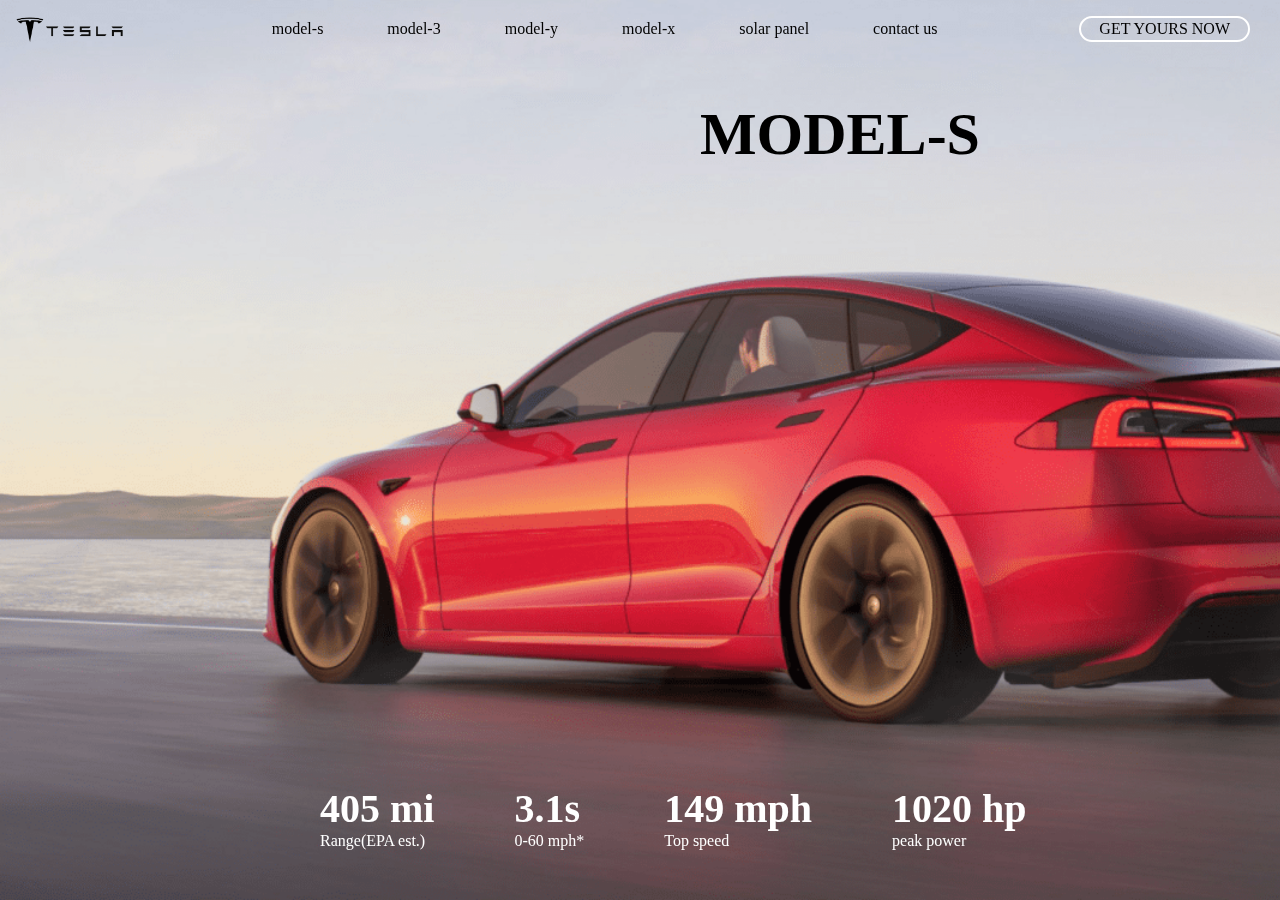
<file: index.html>
<!DOCTYPE html>
<html lang="en"><style>
    body{
    background-image: url(./model_s.png);
    height: 100vh;
    background-size: cover;
    background-repeat: no-repeat;
}
.model{
    position: fixed;
    top: 100px;
    right: 300px;
}
.model h2{
    font-size: 60px;
    font-weight: 600;
    cursor: pointer;
}
.info{
    width: 100%;
    padding: 0 50px;
    display: flex;
    align-items: center;
    color: white;
    position: fixed;
    bottom: 50px;
    margin-left: 230px;
}
.info div{
    margin: 0 40px;
}
.info h2{
    font-size: 40px;
    font-weight: 600px;
}
</style>
    <head>
        <meta charset="UTF-8">
        <meta http-equiv="x-ua-compatible" content="ie=edge">
        <meta name="viewport" content="width=device-width, initial-scale=1">
        <title>TESLA</title>
        <link rel="stylesheet" href="index.css">
    </head>
    <body>
        <div class="container">
            <nav>
                <img src="./logo.png"class="logo"alt="">
                <ul class="mainul">
                    <li><a href="index.html">model-s</a> </li>
                    <li><a href="model3.html">model-3</a> </li>
                    <li><a href="modely.html">model-y</a></li>
                    <li><a href="modelx.html">model-x</a> </li>
                    <li><a href="solarpanel.html">solar panel</a> </li>
                    <li><a href="contactus.html">contact us</a> </li>
                </ul>
                <a href=""class="btn">GET YOURS NOW</a>
            </nav>
            <div class="model">
            <h2>MODEL-S</h2>
            </div>
            <div class="info">
            <div>
            <h2>405 mi</h2>
            <p>Range(EPA est.)</p>
        </div>
            <div>
            <h2>3.1s</h2>
            <p>0-60 mph*</p>
        </div>
            <div>
            <h2>149 mph</h2>
            <p>Top speed</p>
        </div>
            <div>
            <h2>1020 hp</h2>
            <p>peak power</p>
        </div> 
    </div>
    </body>
</html>
</file>
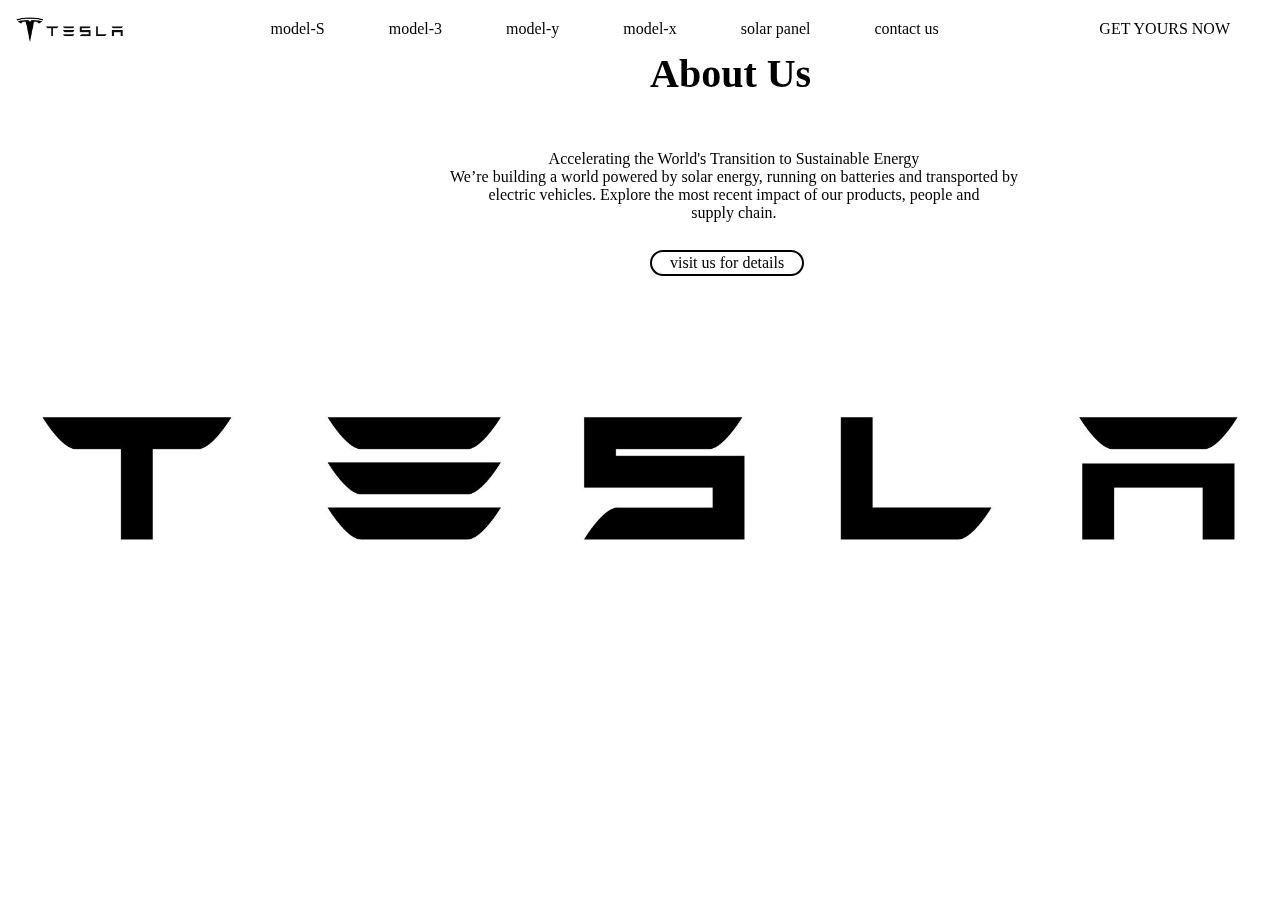
<file: contactus.html>
<!DOCTYPE html>
<html lang="en">
    <head>
        <meta charset="UTF-8">
        <meta http-equiv="x-ua-compatible" content="ie=edge">
        <meta name="viewport" content="width=device-width, initial-scale=1">
        <title>TESLA</title>
        <link rel="stylesheet" href="index.css">
        <style>
            body{
                background-image: url(teslabadge.jpg);
                height: 100vh;
                background-size: cover;
                background-repeat: no-repeat;
            }
            .contactus{
                position: fixed;
                left: 650px;
                bottom: 100px;
                color: red;
            }
            .info h2{
                position: fixed;
                font-size: 40px;
                left: 650px;
                top: 50px;
            }
            .info p{
                text-align: center;
                top: 150px;
                position: fixed;
                left: 450px;
            }
            .visit a{
                text-align: center;
                top: 250px;
                position: fixed;
                left: 650px;
            }
            .visit a{
    margin-right: 30px;
    border: 2px solid black;
    padding: 2px 18px;
    border-radius: 30px;
}
            


        </style>
    </head>
    <body>
        <div class="container">
            <nav>
                <img src="./logo.png"class="logo"alt="">
                <ul class="mainul">
                    <li><a href="index.html">model-S</a> </li>
                    <li><a href="model3.html">model-3</a> </li>
                    <li><a href="modely.html">model-y</a></li>
                    <li><a href="modelx.html">model-x</a> </li>
                    <li><a href="solarpanel.html">solar panel</a> </li>
                    <li><a href="contactus.html">contact us</a> </li>
                </ul>
                <a href=""class="btn">GET YOURS NOW</a>
            </nav>
            <div class="contactus">
            </div>
            <div class="info">
            <h2>About Us</h2>
            <p>Accelerating the World's Transition to Sustainable Energy<br>
            We’re building a world powered by solar energy, running on batteries and transported by<br> electric vehicles. Explore the most recent impact of our products, people and<br> supply chain.</p2>
            <div class="visit">
                <a href="https://www.tesla.com/about"> visit us for details</a>
            </div>
            
    </div>
    </body>
</html>
</file>
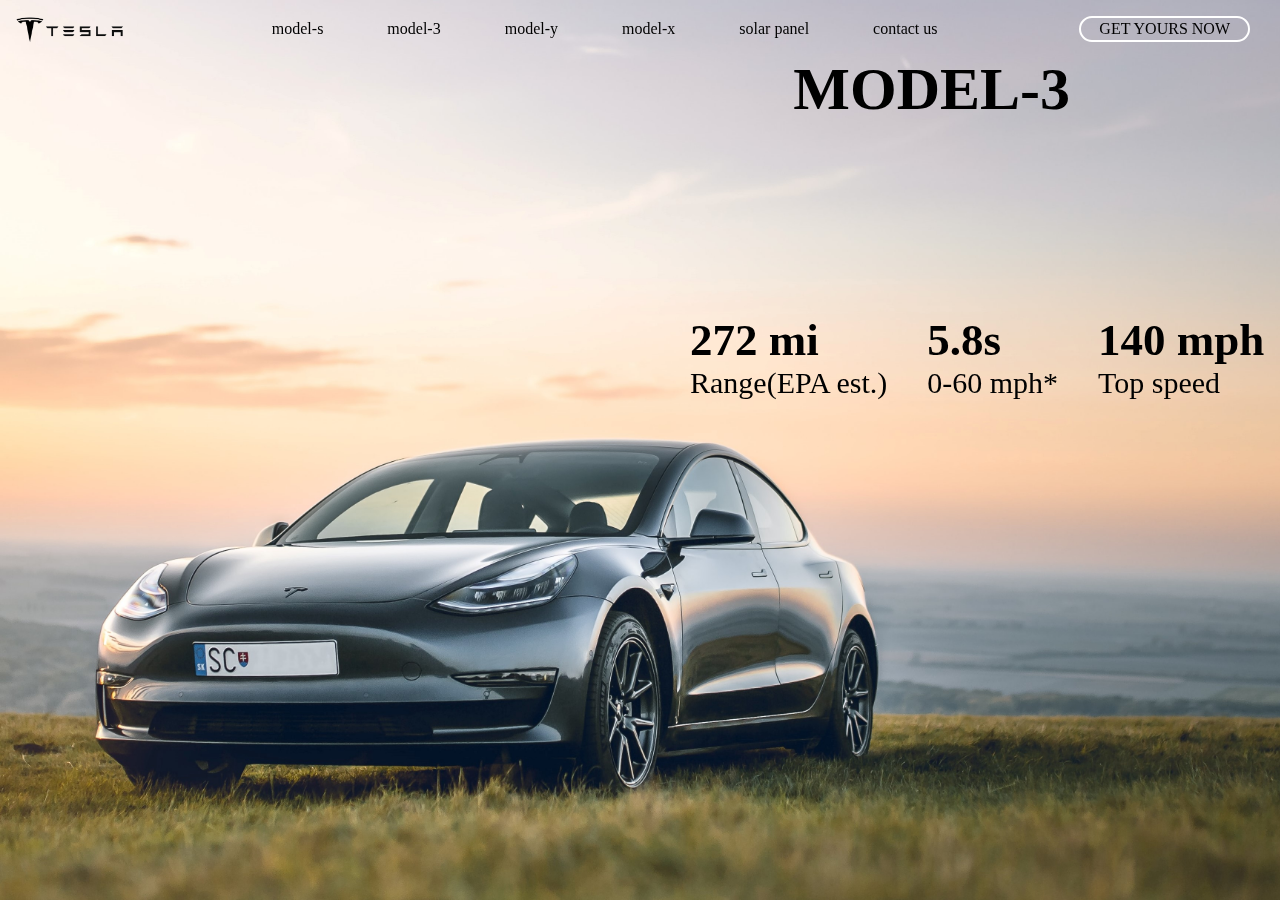
<file: model3.html>
<!DOCTYPE html>
<html lang="en">
    <head>
        <meta charset="UTF-8">
        <meta http-equiv="x-ua-compatible" content="ie=edge">
        <meta name="viewport" content="width=device-width, initial-scale=1">
        <title>TESLA</title>
        <link rel="stylesheet" href="index.css">
        <style>
            body{
                background-image: url("model_3.jpg");
                height: 100vh;
                background-size: cover;
                background-repeat: no-repeat;
            }
            .info{
    width: 100%;
    padding: 0 50px;
    display: flex;
    align-items: center;
    color: black;
    position: fixed;
    bottom: 500px;
    margin-left: 600px;
    text-indent: 40px;
    font-size: 30px;
}
.model{
    position: fixed;
    top: 55px;
    right: 210px;
}
.model h2{
    font-size: 60px;
    font-weight: 600;
    color: black;
}
        </style>
    </head>
    <body>
        <div class="container">
            <nav>
                <img src="./logo.png"class="logo"alt="">
                <ul class="mainul">
                    <li><a href="index.html">model-s</a> </li>
                    <li><a href="model3.html">model-3</a> </li>
                    <li><a href="modely.html">model-y</a></li>
                    <li><a href="modelx.html">model-x</a> </li>
                    <li><a href="solarpanel.html">solar panel</a> </li>
                    <li><a href="contactus.html">contact us</a> </li>
                </ul>
                <a href=""class="btn">GET YOURS NOW</a>
            </nav>
            <div class="model">
            <h2>MODEL-3</h2>
            </div>
            <div class="info">
            <div>
            <h2>272 mi</h2>
            <p>Range(EPA est.)</p>
        </div>
            <div>
            <h2>5.8s</h2>
            <p>0-60 mph*</p>
        </div>
            <div>
            <h2>140 mph</h2>
            <p>Top speed</p>
        </div>
            <div>
            <h2>1020 hp</h2>
            <p>peak power</p>
        </div> 
    </div>
    </body>
</html>
</file>
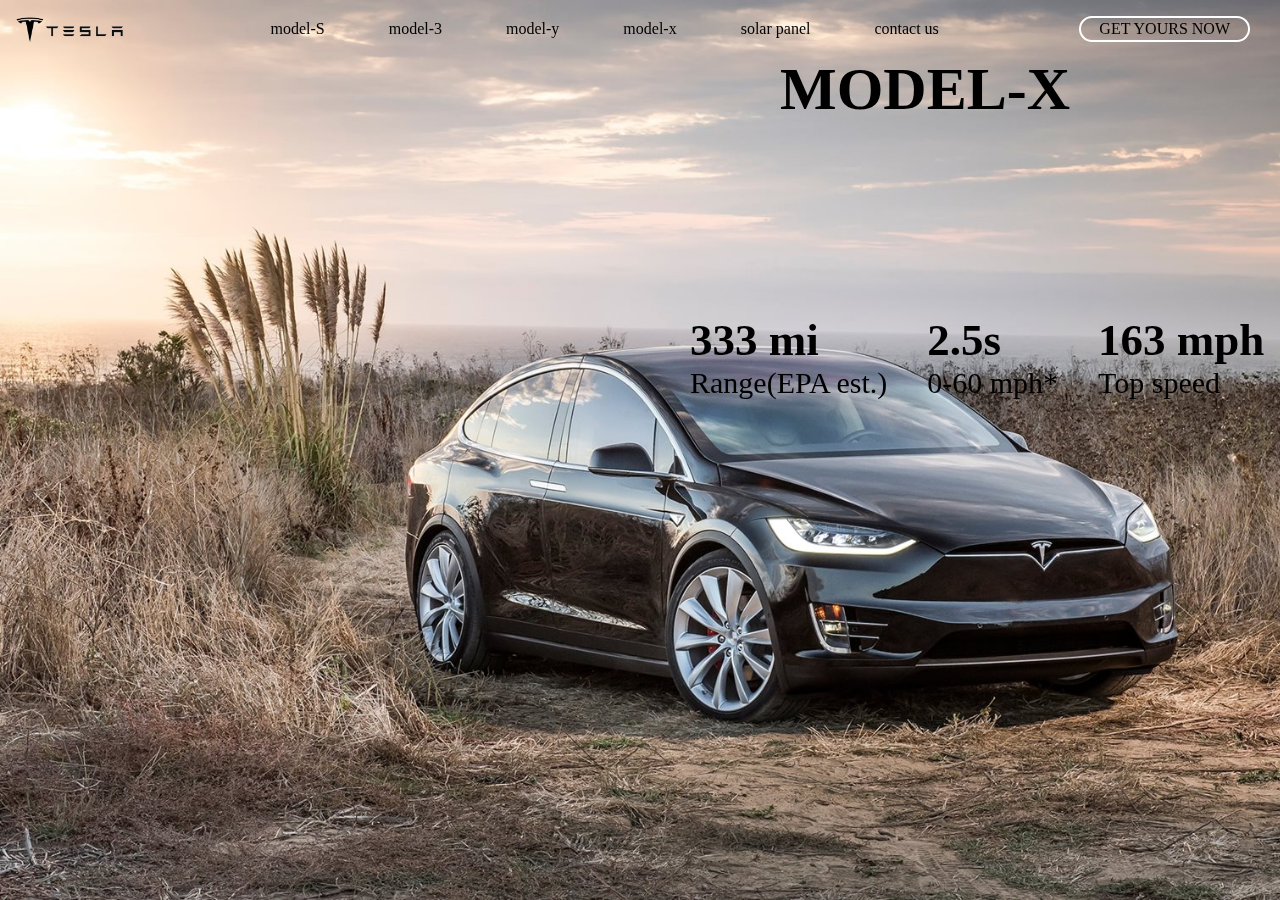
<file: modelx.html>
<!DOCTYPE html>
<html lang="en">
    <head>
        <meta charset="UTF-8">
        <meta http-equiv="x-ua-compatible" content="ie=edge">
        <meta name="viewport" content="width=device-width, initial-scale=1">
        <title>TESLA</title>
        <link rel="stylesheet" href="index.css">
        <style>
            body{
                background-image: url("model_x.jpg");
                height: 100vh;
                background-size: cover;
                background-repeat: no-repeat;
            }
            .info{
    width: 100%;
    padding: 0 50px;
    display: flex;
    align-items: center;
    color: black;
    position: fixed;
    bottom: 500px;
    margin-left: 600px;
    text-indent: 40px;
    font-size: 30px;
}
.model{
    position: fixed;
    top: 55px;
    right: 210px;
}
.model h2{
    font-size: 60px;
    font-weight: 600;
    color: black;
}
.model h2:hover{
    color: red;
}
        </style>
    </head>
    <body>
        <div class="container">
            <nav>
                <img src="./logo.png"class="logo"alt="">
                <ul class="mainul">
                    <li><a href="index.html">model-S</a> </li>
                    <li><a href="model3.html">model-3</a> </li>
                    <li><a href="modely.html">model-y</a></li>
                    <li><a href="modelx.html">model-x</a> </li>
                    <li><a href="solarpanel.html">solar panel</a> </li>
                    <li><a href="contactus.html">contact us</a> </li>
                </ul>
                <a href=""class="btn">GET YOURS NOW</a>
            </nav>
            <div class="model">
            <h2>MODEL-X</h2>
            </div>
            <div class="info">
            <div>
            <h2>333 mi</h2>
            <p>Range(EPA est.)</p>
        </div>
            <div>
            <h2>2.5s</h2>
            <p>0-60 mph*</p>
        </div>
            <div>
            <h2>163 mph</h2>
            <p>Top speed</p>
        </div>
            <div>
            <h2>1020 hp</h2>
            <p>peak power</p>
        </div> 
    </div>
    </body>
</html>
</file>
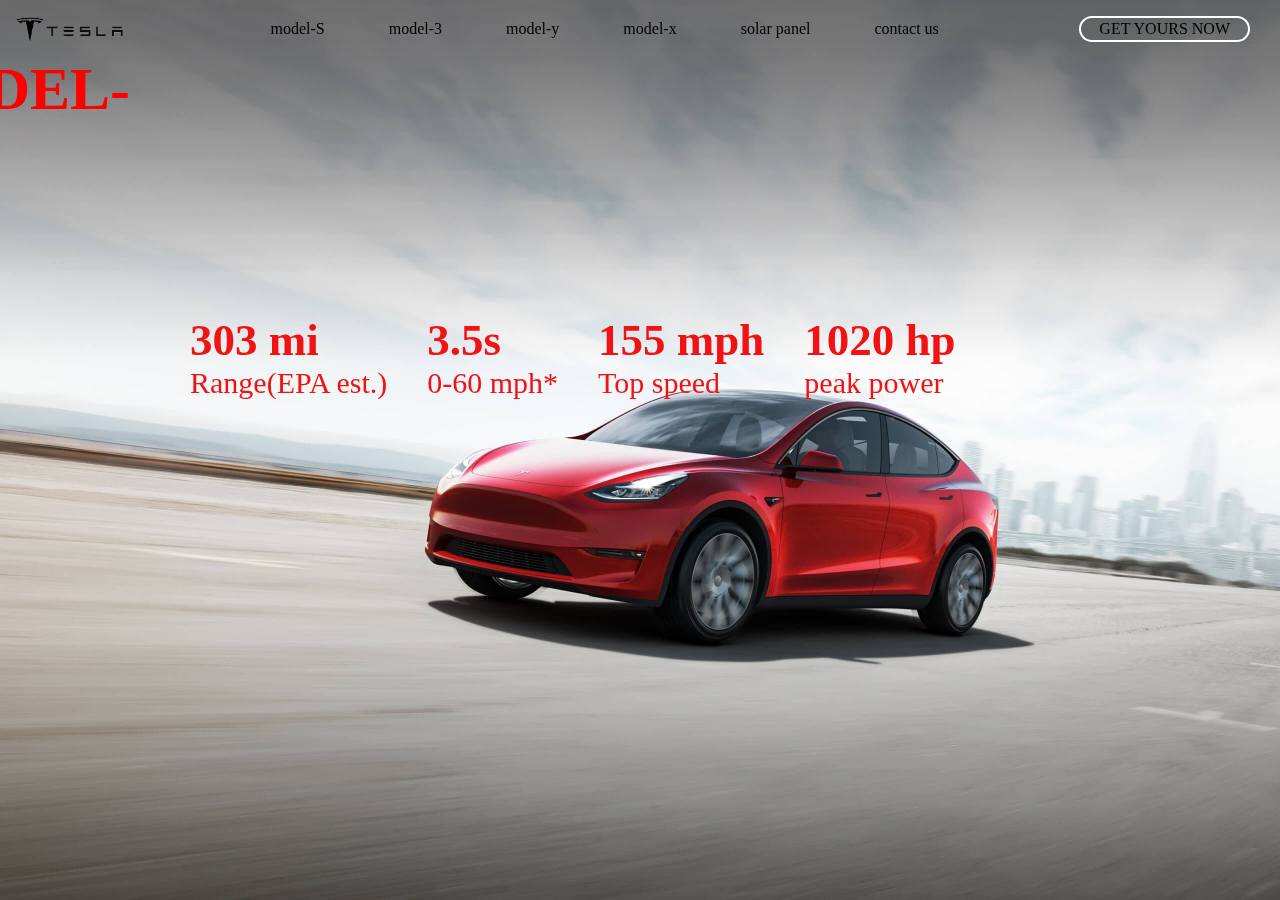
<file: modely.html>
<!DOCTYPE html>
<html lang="en">
    <head>
        <meta charset="UTF-8">
        <meta http-equiv="x-ua-compatible" content="ie=edge">
        <meta name="viewport" content="width=device-width, initial-scale=1">
        <title>TESLA</title>
        <link rel="stylesheet" href="index.css">
        <style>
            body{
                background-image: url(model-y_R1@2.jpg);
                height: 100vh;
                background-size: cover;
                background-repeat: no-repeat;
            }
            .info{
    width: 100%;
    padding: 0 50px;
    display: flex;
    align-items: center;
    color: rgb(241, 19, 19);
    position: fixed;
    bottom: 500px;
    margin-left: 100px;
    text-indent: 40px;
    font-size: 30px;
}
.model{
    position: fixed;
    top: 55px;
    right: 1150px;
}
.model h2{
    font-size: 60px;
    font-weight: 600;
    color: rgb(255, 0, 0);
}
        </style>
    </head>
    <body>
        <div class="container">
            <nav>
                <img src="./logo.png"class="logo"alt="">
                <ul class="mainul">
                    <li><a href="index.html">model-S</a> </li>
                    <li><a href="model3.html">model-3</a> </li>
                    <li><a href="modely.html">model-y</a></li>
                    <li><a href="modelx.html">model-x</a> </li>
                    <li><a href="solarpanel.html">solar panel</a> </li>
                    <li><a href="contactus.html">contact us</a> </li>
                </ul>
                <a href=""class="btn">GET YOURS NOW</a>
            </nav>
            <div class="model">
            <h2>MODEL-Y</h2>
            </div>
            <div class="info">
            <div>
            <h2>303 mi</h2>
            <p>Range(EPA est.)</p>
        </div>
            <div>
            <h2>3.5s</h2>
            <p>0-60 mph*</p>
        </div>
            <div>
            <h2>155 mph</h2>
            <p>Top speed</p>
        </div>
            <div>
            <h2>1020 hp</h2>
            <p>peak power</p>
        </div> 
    </div>
    </body>
</html>
</file>
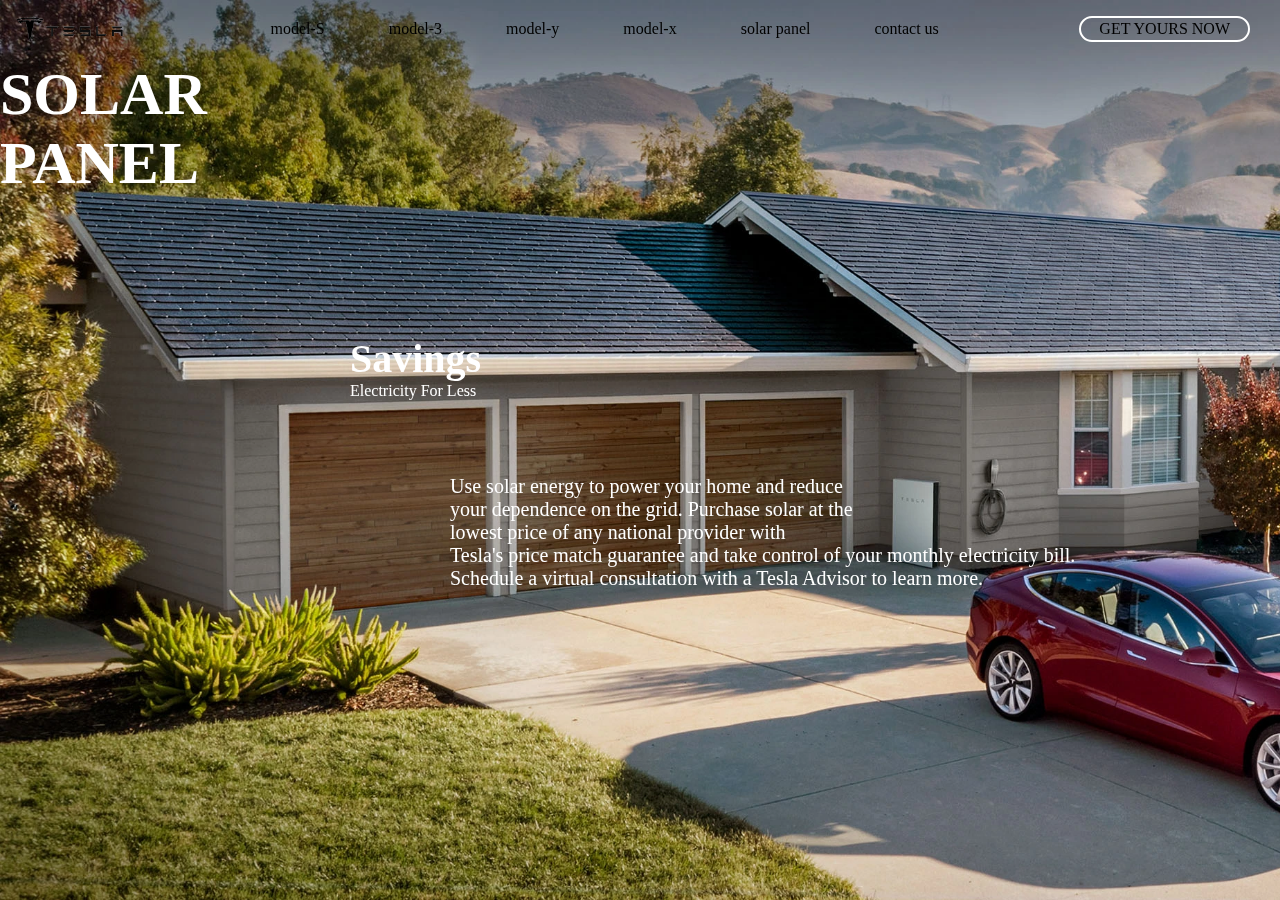
<file: solarpanel.html>
<!DOCTYPE html>
<html lang="en">
    <head>
        <meta charset="UTF-8">
        <meta http-equiv="x-ua-compatible" content="ie=edge">
        <meta name="viewport" content="width=device-width, initial-scale=1">
        <title>TESLA</title>
        <link rel="stylesheet" href="index.css">
        <style>
            body{
                background-image: url(solarp.webp);
                height: 100vh;
                background-size: cover;
                background-repeat: no-repeat;
            }
            .info{
    width: 100%;
    padding: 0 50px;
    display: flex;
    align-items: center;
    color: rgb(255, 255, 255);
    position: fixed;
    bottom: 500px;
    margin-left:300px;
}
.info h2{
    font-size: 40px;
    text-indent: 0px;
}
.solarpanel{
    position: fixed;
    top: 60px;
    right: 1000px;
    
}
.solarpanel h2{
    font-size: 60px;
    font-weight: 600;
    color: white;
}
.para{
    text-decoration: solid green;
    font-size: 20px;
    width: 100%;
    padding: 0 50px;
    display: flex;
    align-items: center;
    color: white;
    position: fixed;
    bottom: 310px;
    margin-left:50px;
}
        </style>
    </head>
    <body>
        <div class="container">
            <nav>
                <img src="./logo.png"class="logo"alt="">
                <ul class="mainul">
                    <li><a href="index.html">model-S</a> </li>
                    <li><a href="model3.html">model-3</a> </li>
                    <li><a href="modely.html">model-y</a></li>
                    <li><a href="modelx.html">model-x</a> </li>
                    <li><a href="solarpanel.html">solar panel</a> </li>
                    <li><a href="contactus.html">contact us</a> </li>
                </ul>
                <a href=""class="btn">GET YOURS NOW</a>
            </nav>
            <div class="solarpanel">
            <h2>SOLAR PANEL</h2>
            </div>
            <div class="info">
            <div>
            <h2>Savings</h2>
            <p>Electricity For Less</p>
        </div>
            <div class="para" >
            
            <p>Use solar energy to power your home and reduce<br> your dependence on the grid. Purchase solar at the<br> lowest price of any national provider with <br>Tesla's price match guarantee and take control of your monthly electricity bill.<br> Schedule a virtual consultation with a Tesla Advisor to learn more.</p>
        </div>
    </div>
    </body>
</html>
</file>
<file: index.css>
*{
    padding: 0;
    margin: 0;
    text-decoration: none;
    font-family: 'Times New Roman', Times, serif;
}

.container{
    display: flex;
    justify-content: space-between;
}
nav{
    width: 100%;
    top: 0%;
    left: 0%;
    position: fixed;
    display: flex;
    align-items: center;
}
nav ul{
    flex: auto;
    text-align: center;
}
nav ul li{
    display: inline-block;
    margin: 15px 30px;
}
a{
    text-decoration: none;
    color: black;
}
a:hover{
    color: red;
}
.logo{
    width: 120px;
    cursor: pointer;
    margin-left: 10px;
}
.logo:hover{
    filter:invert();
}
.btn{
    margin-right: 30px;
    border: 2px solid white;
    padding: 2px 18px;
    border-radius: 30px;
}
</file>
